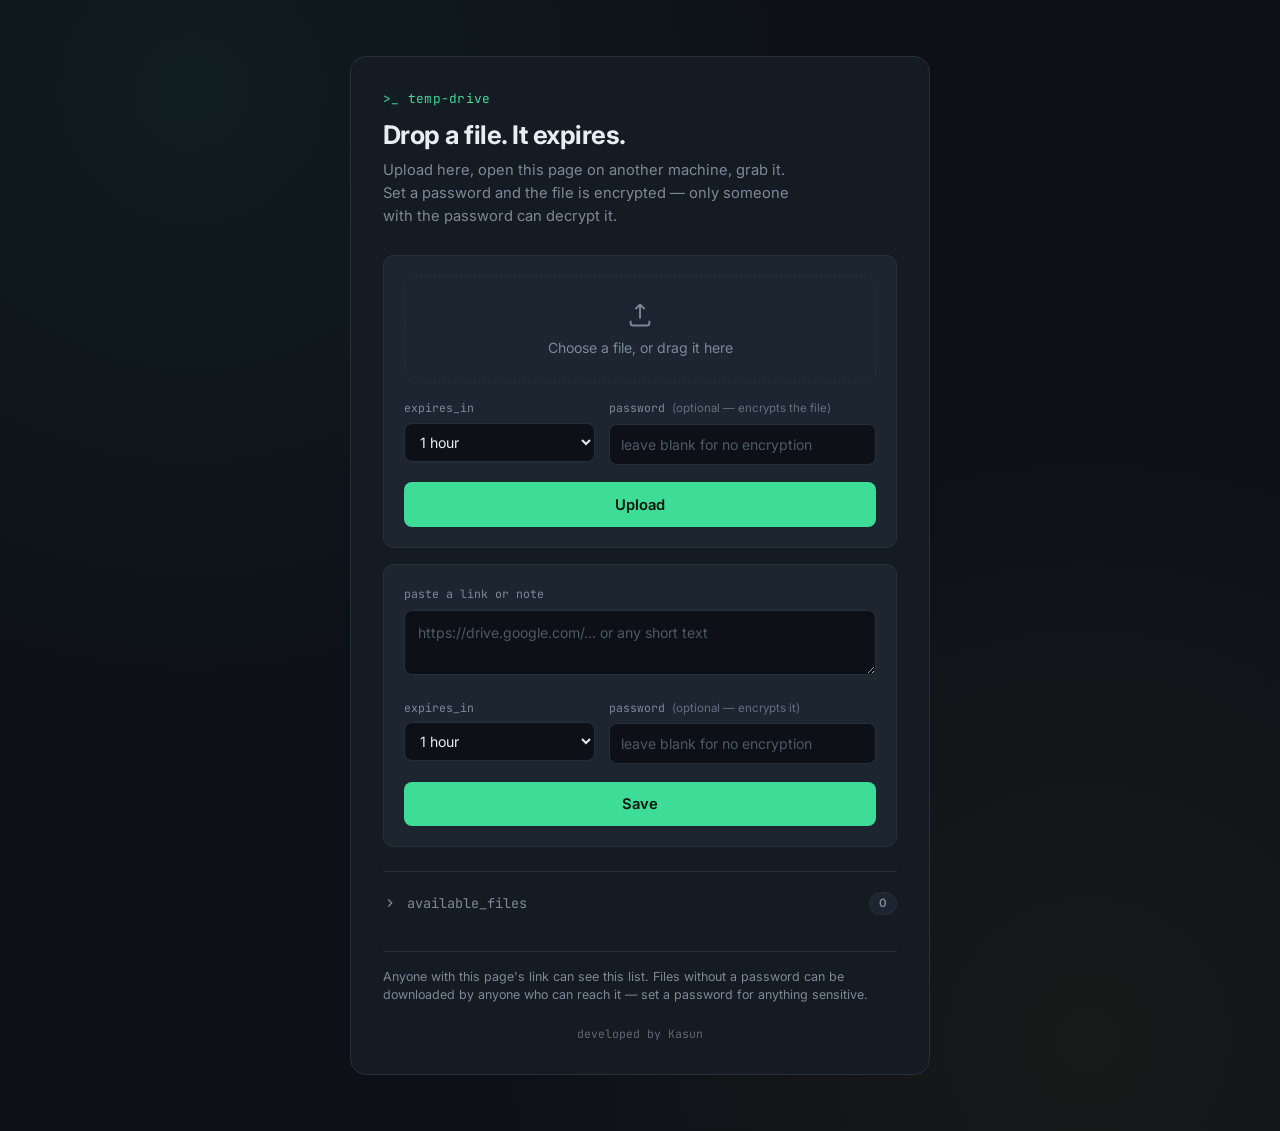
<file: htdocs/index.html>
<!DOCTYPE html>
<html lang="en">
<head>
<meta charset="UTF-8">
<meta name="viewport" content="width=device-width, initial-scale=1.0">
<title>temp-drive</title>
<link href="https://cdn.jsdelivr.net/npm/bootstrap@5.3.3/dist/css/bootstrap.min.css" rel="stylesheet">
<link rel="preconnect" href="https://fonts.googleapis.com">
<link href="https://fonts.googleapis.com/css2?family=JetBrains+Mono:wght@400;500;600&family=Inter:wght@400;500;600;700&display=swap" rel="stylesheet">
<link rel="stylesheet" href="style.css">
</head>
<body>
<div class="wrap">
  <div class="panel">

    <div class="eyebrow">&gt;_ temp-drive</div>
    <h1 class="headline">Drop a file. It expires.</h1>
    <p class="subline">Upload here, open this page on another machine, grab it. Set a password and the file is encrypted — only someone with the password can decrypt it.</p>

    <!-- UPLOAD -->
    <div class="upload-card">
      <div class="drop-zone" id="dropZone">
        <input type="file" id="fileInput">
        <div class="drop-inner">
          <svg class="drop-icon" width="28" height="28" viewBox="0 0 24 24" fill="none" stroke="currentColor" stroke-width="1.6"><path d="M12 3v12m0-12 4 4m-4-4-4 4M4 17v2a2 2 0 0 0 2 2h12a2 2 0 0 0 2-2v-2"/></svg>
          <span id="dropLabel">Choose a file, or drag it here</span>
        </div>
      </div>

      <div class="options-row">
        <div class="option">
          <label for="ttl">expires_in</label>
          <select id="ttl">
            <option value="600">10 minutes</option>
            <option value="3600" selected>1 hour</option>
            <option value="86400">24 hours</option>
            <option value="259200">3 days</option>
            <option value="604800">7 days</option>
          </select>
        </div>
        <div class="option">
          <label for="password">password <span class="optional">(optional — encrypts the file)</span></label>
          <input type="password" id="password" placeholder="leave blank for no encryption" autocomplete="new-password">
        </div>
      </div>

      <button id="uploadBtn" class="btn-primary">
        <span id="uploadBtnLabel">Upload</span>
        <svg id="uploadSpinner" class="spinner" width="16" height="16" viewBox="0 0 24 24" hidden><circle cx="12" cy="12" r="9" stroke="currentColor" stroke-width="3" fill="none" opacity="0.25"/><path d="M21 12a9 9 0 0 0-9-9" stroke="currentColor" stroke-width="3" fill="none" stroke-linecap="round"/></svg>
      </button>

      <div class="progress-track" id="progressWrap" hidden><div class="progress-fill" id="progressBar"></div></div>
      <div class="msg msg-error" id="uploadError" hidden></div>
      <div class="msg msg-ok" id="uploadOk" hidden></div>
    </div>

    <!-- PASTE TEXT / LINK -->
    <div class="upload-card paste-card">
      <label class="option-label-standalone" for="pasteContent">paste a link or note</label>
      <textarea id="pasteContent" rows="2" placeholder="https://drive.google.com/... or any short text" maxlength="5000"></textarea>

      <div class="options-row">
        <div class="option">
          <label for="pasteTtl">expires_in</label>
          <select id="pasteTtl">
            <option value="600">10 minutes</option>
            <option value="3600" selected>1 hour</option>
            <option value="86400">24 hours</option>
            <option value="259200">3 days</option>
            <option value="604800">7 days</option>
          </select>
        </div>
        <div class="option">
          <label for="pastePassword">password <span class="optional">(optional — encrypts it)</span></label>
          <input type="password" id="pastePassword" placeholder="leave blank for no encryption" autocomplete="new-password">
        </div>
      </div>

      <button id="pasteBtn" class="btn-primary">
        <span id="pasteBtnLabel">Save</span>
        <svg id="pasteSpinner" class="spinner" width="16" height="16" viewBox="0 0 24 24" hidden><circle cx="12" cy="12" r="9" stroke="currentColor" stroke-width="3" fill="none" opacity="0.25"/><path d="M21 12a9 9 0 0 0-9-9" stroke="currentColor" stroke-width="3" fill="none" stroke-linecap="round"/></svg>
      </button>

      <div class="msg msg-error" id="pasteError" hidden></div>
      <div class="msg msg-ok" id="pasteOk" hidden></div>
    </div>

    <!-- AVAILABLE FILES TOGGLE -->
    <button class="toggle-row" id="toggleFiles" aria-expanded="false">
      <svg class="chevron" width="14" height="14" viewBox="0 0 24 24" fill="none" stroke="currentColor" stroke-width="2.2"><path d="m9 6 6 6-6 6"/></svg>
      <span>available_files</span>
      <span class="count-badge" id="fileCount">0</span>
    </button>

    <div class="file-panel" id="filePanel">
      <div class="file-list" id="fileList"></div>
      <div class="empty-state" id="emptyState" hidden>nothing uploaded yet</div>
    </div>

    <p class="footnote">Anyone with this page's link can see this list. Files without a password can be downloaded by anyone who can reach it — set a password for anything sensitive.</p>
    <p class="credit">developed by Kasun</p>
  </div>
</div>

<!-- PASSWORD PROMPT MODAL -->
<div class="modal-backdrop" id="modalBackdrop" hidden>
  <div class="modal-box" id="modalBox">
    <div class="modal-lock">
      <svg width="20" height="20" viewBox="0 0 24 24" fill="none" stroke="currentColor" stroke-width="1.8"><rect x="5" y="11" width="14" height="9" rx="2"/><path d="M8 11V7a4 4 0 0 1 8 0v4"/></svg>
    </div>
    <p class="modal-title" id="modalTitle">This is password-protected</p>
    <p class="modal-file-name" id="modalFileName"></p>
    <input type="password" id="modalPasswordInput" placeholder="Enter password" autocomplete="off">
    <div class="msg msg-error" id="modalError" hidden></div>
    <div class="modal-actions">
      <button class="btn-ghost" id="modalCancel">Cancel</button>
      <button class="btn-primary" id="modalUnlock">Unlock</button>
    </div>
  </div>
</div>

<script src="app.js"></script>
</body>
</html>
</file>
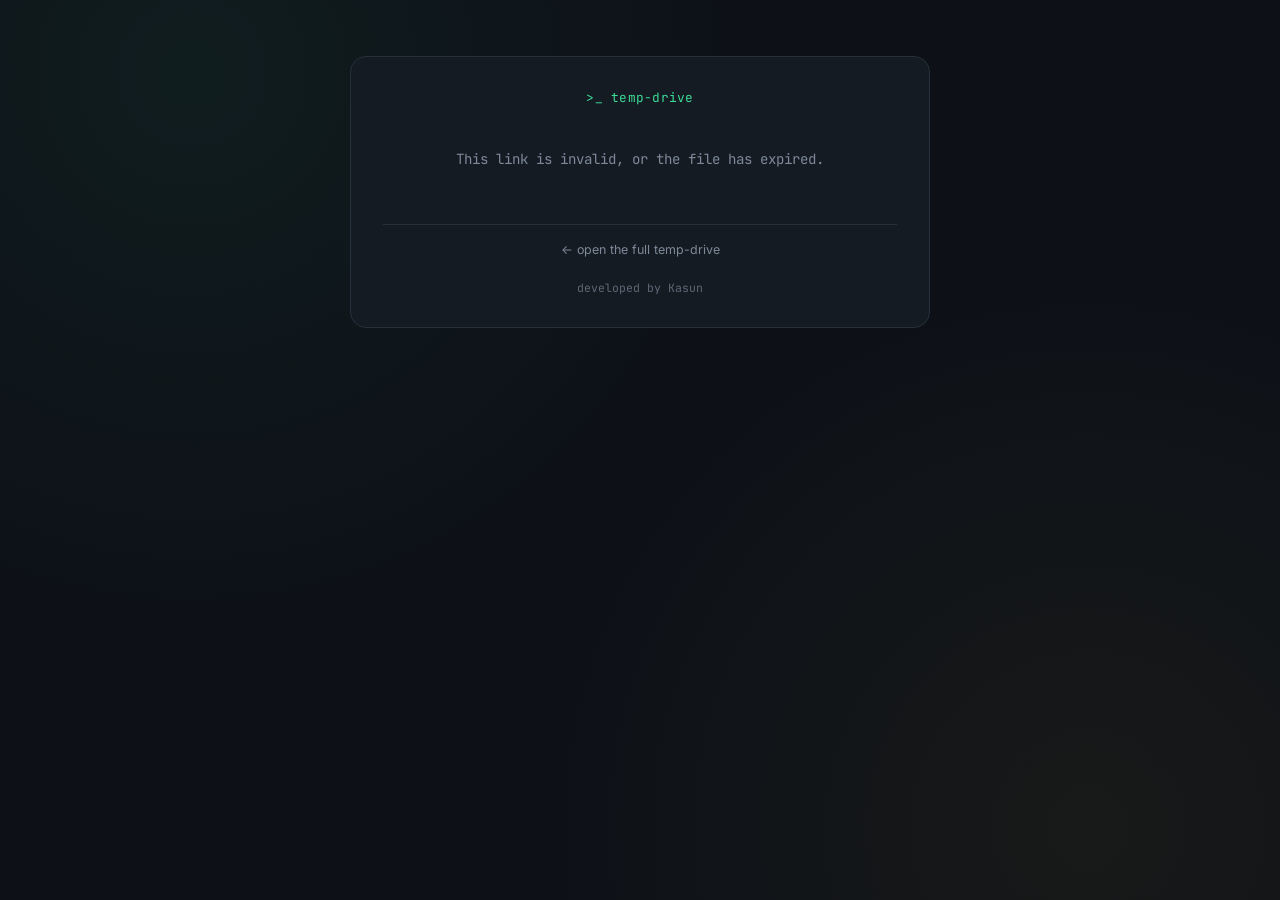
<file: htdocs/view.html>
<!DOCTYPE html>
<html lang="en">
<head>
<meta charset="UTF-8">
<meta name="viewport" content="width=device-width, initial-scale=1.0">
<title>temp-drive — shared file</title>
<link rel="preconnect" href="https://fonts.googleapis.com">
<link href="https://fonts.googleapis.com/css2?family=JetBrains+Mono:wght@400;500;600&family=Inter:wght@400;500;600;700&display=swap" rel="stylesheet">
<link rel="stylesheet" href="style.css">
</head>
<body>
<div class="wrap">
  <div class="panel view-panel">

    <div class="eyebrow">&gt;_ temp-drive</div>

    <div id="loadingState" class="view-loading">Looking this up…</div>

    <div id="notFoundState" class="view-loading" hidden>This link is invalid, or the file has expired.</div>

    <div id="fileState" hidden>
      <div class="view-file-icon" id="viewFileIcon"></div>
      <h1 class="view-file-name" id="viewFileName"></h1>
      <p class="view-file-meta" id="viewFileMeta"></p>

      <div id="unprotectedBlock" hidden>
        <a class="btn-primary view-download-link" id="directDownloadLink">Download</a>
      </div>

      <div id="unprotectedTextBlock" hidden>
        <div class="revealed-text-box">
          <span id="unprotectedTextContent"></span>
        </div>
        <button class="btn-primary view-download-link" id="copyUnprotectedBtn">Copy</button>
      </div>

      <div id="protectedBlock" hidden>
        <div id="passwordGate">
          <input type="password" id="viewPasswordInput" placeholder="Enter password">
          <button class="btn-primary" id="showBtn">Show</button>
          <div class="msg msg-error" id="viewError" hidden></div>
        </div>
        <div id="revealedLink" hidden>
          <p class="msg msg-ok">Password correct.</p>
          <a class="btn-primary view-download-link" id="revealedDownloadLink">Download <span id="revealedFileName"></span></a>
        </div>
        <div id="revealedText" hidden>
          <p class="msg msg-ok">Password correct.</p>
          <div class="revealed-text-box">
            <span id="revealedTextContent"></span>
          </div>
          <button class="btn-primary view-download-link" id="copyRevealedBtn">Copy</button>
        </div>
      </div>
    </div>

    <p class="footnote"><a href="index.html" class="plain-link">&larr; open the full temp-drive</a></p>
    <p class="credit">developed by Kasun</p>
  </div>
</div>

<script src="view.js"></script>
</body>
</html>
</file>
<file: htdocs/style.css>
:root {
  --ink: #0d1117;
  --panel: #151b23;
  --panel-2: #1c2530;
  --line: #262f3a;
  --signal: #3ddc97;
  --signal-dim: #2a9d6f;
  --alert: #e8b339;
  --text-high: #e6edf3;
  --text-low: #7d8998;
  --danger: #f0654f;
  --radius: 10px;
  --mono: 'JetBrains Mono', ui-monospace, monospace;
  --sans: 'Inter', -apple-system, sans-serif;
}

* { box-sizing: border-box; }

body {
  background: var(--ink);
  background-image:
    radial-gradient(circle at 15% 8%, rgba(61, 220, 151, 0.06), transparent 40%),
    radial-gradient(circle at 85% 92%, rgba(232, 179, 57, 0.05), transparent 40%);
  color: var(--text-high);
  font-family: var(--sans);
  margin: 0;
  min-height: 100vh;
}

.wrap {
  max-width: 620px;
  margin: 0 auto;
  padding: 3.5rem 1.25rem;
}

.panel {
  background: var(--panel);
  border: 1px solid var(--line);
  border-radius: 16px;
  padding: 2rem;
  animation: rise 0.5s cubic-bezier(0.16, 1, 0.3, 1);
}

@keyframes rise {
  from { opacity: 0; transform: translateY(10px); }
  to { opacity: 1; transform: translateY(0); }
}

.eyebrow {
  font-family: var(--mono);
  font-size: 0.8rem;
  color: var(--signal);
  letter-spacing: 0.02em;
  margin-bottom: 0.75rem;
}

.headline {
  font-family: var(--sans);
  font-weight: 700;
  font-size: 1.6rem;
  letter-spacing: -0.02em;
  margin: 0 0 0.5rem;
}

.subline {
  color: var(--text-low);
  font-size: 0.92rem;
  line-height: 1.55;
  margin: 0 0 1.75rem;
  max-width: 46ch;
}

/* ---- upload card ---- */

.upload-card {
  background: var(--panel-2);
  border: 1px solid var(--line);
  border-radius: var(--radius);
  padding: 1.25rem;
}

.drop-zone {
  position: relative;
  display: block;
  border: 1.5px dashed var(--line);
  border-radius: var(--radius);
  padding: 1.5rem 1rem;
  text-align: center;
  cursor: pointer;
  transition: border-color 0.2s ease, background 0.2s ease;
  margin-bottom: 1rem;
  overflow: hidden;
}
/* Real, tappable input laid over the whole zone — more reliable across mobile
   browsers (especially in-app webviews) than a display:none input triggered via JS. */
.drop-zone input[type="file"] {
  position: absolute;
  inset: 0;
  width: 100%;
  height: 100%;
  opacity: 0;
  cursor: pointer;
  margin: 0;
  z-index: 2;
}
.drop-zone:hover, .drop-zone.drag-over {
  border-color: var(--signal);
  background: rgba(61, 220, 151, 0.04);
}
.drop-inner {
  display: flex;
  flex-direction: column;
  align-items: center;
  gap: 0.5rem;
  color: var(--text-low);
  position: relative;
  z-index: 1;
  pointer-events: none;
}
.drop-zone.drag-over .drop-inner,
.drop-zone:hover .drop-inner {
  color: var(--signal);
}
.drop-icon { transition: transform 0.2s ease; }
.drop-zone:hover .drop-icon { transform: translateY(-2px); }
#dropLabel { font-size: 0.88rem; }

.options-row {
  display: grid;
  grid-template-columns: 1fr;
  gap: 0.9rem;
  margin-bottom: 1.1rem;
}
@media (min-width: 480px) {
  .options-row { grid-template-columns: 1fr 1.4fr; }
}

.option label {
  display: block;
  font-family: var(--mono);
  font-size: 0.72rem;
  color: var(--text-low);
  margin-bottom: 0.4rem;
  text-transform: lowercase;
}
.option .optional {
  font-family: var(--sans);
  text-transform: none;
  opacity: 0.75;
}

.option select, .option input {
  width: 100%;
  background: var(--ink);
  border: 1px solid var(--line);
  color: var(--text-high);
  border-radius: 8px;
  padding: 0.55rem 0.7rem;
  font-size: 0.88rem;
  font-family: var(--sans);
  transition: border-color 0.15s ease, box-shadow 0.15s ease;
}
.option select:focus, .option input:focus {
  outline: none;
  border-color: var(--signal);
  box-shadow: 0 0 0 3px rgba(61, 220, 151, 0.15);
}
.option input::placeholder { color: #4c5866; }

.paste-card { margin-top: 1rem; }
.option-label-standalone {
  display: block;
  font-family: var(--mono);
  font-size: 0.72rem;
  color: var(--text-low);
  margin-bottom: 0.5rem;
}
#pasteContent {
  width: 100%;
  background: var(--ink);
  border: 1px solid var(--line);
  color: var(--text-high);
  border-radius: 8px;
  padding: 0.65rem 0.8rem;
  font-size: 0.88rem;
  font-family: var(--sans);
  resize: vertical;
  margin-bottom: 1.1rem;
  transition: border-color 0.15s ease, box-shadow 0.15s ease;
}
#pasteContent:focus {
  outline: none;
  border-color: var(--signal);
  box-shadow: 0 0 0 3px rgba(61, 220, 151, 0.15);
}
#pasteContent::placeholder { color: #4c5866; }

.btn-primary {
  width: 100%;
  background: var(--signal);
  color: #08130e;
  border: none;
  border-radius: 8px;
  padding: 0.7rem 1rem;
  font-weight: 600;
  font-size: 0.92rem;
  cursor: pointer;
  display: flex;
  align-items: center;
  justify-content: center;
  gap: 0.5rem;
  transition: transform 0.12s ease, background 0.15s ease, box-shadow 0.15s ease;
}
.btn-primary:hover { background: #4de8a5; box-shadow: 0 4px 18px rgba(61, 220, 151, 0.25); }
.btn-primary:active { transform: scale(0.98); }
.btn-primary:disabled { opacity: 0.6; cursor: not-allowed; transform: none; box-shadow: none; }

.spinner { animation: spin 0.8s linear infinite; }
@keyframes spin { to { transform: rotate(360deg); } }

.progress-track {
  height: 5px;
  background: var(--line);
  border-radius: 3px;
  margin-top: 0.9rem;
  overflow: hidden;
}
.progress-fill {
  height: 100%;
  width: 0%;
  background: var(--signal);
  transition: width 0.15s ease;
}

.msg {
  font-size: 0.82rem;
  margin-top: 0.8rem;
  padding: 0.55rem 0.75rem;
  border-radius: 7px;
  animation: rise 0.25s ease;
}
.msg-error { background: rgba(240, 101, 79, 0.1); color: #f4948a; border: 1px solid rgba(240, 101, 79, 0.25); }
.msg-ok { background: rgba(61, 220, 151, 0.08); color: var(--signal); border: 1px solid rgba(61, 220, 151, 0.2); }

/* ---- available files toggle (signature element) ---- */

.toggle-row {
  width: 100%;
  display: flex;
  align-items: center;
  gap: 0.6rem;
  background: transparent;
  border: none;
  border-top: 1px solid var(--line);
  color: var(--text-low);
  font-family: var(--mono);
  font-size: 0.85rem;
  padding: 1.25rem 0 0.75rem;
  margin-top: 1.5rem;
  cursor: pointer;
  transition: color 0.15s ease;
}
.toggle-row:hover { color: var(--text-high); }
.toggle-row span:nth-of-type(1) { flex: 1; text-align: left; }

.chevron { transition: transform 0.25s cubic-bezier(0.16, 1, 0.3, 1); flex-shrink: 0; }
.toggle-row[aria-expanded="true"] .chevron { transform: rotate(90deg); color: var(--signal); }

.count-badge {
  font-family: var(--sans);
  font-size: 0.72rem;
  font-weight: 600;
  background: var(--panel-2);
  border: 1px solid var(--line);
  color: var(--text-low);
  border-radius: 999px;
  padding: 0.1rem 0.55rem;
}
.toggle-row[aria-expanded="true"] .count-badge { color: var(--signal); border-color: rgba(61, 220, 151, 0.3); }

.file-panel {
  max-height: 0;
  overflow: hidden;
  transition: max-height 0.35s cubic-bezier(0.16, 1, 0.3, 1);
}
.file-panel.open {
  max-height: 600px;
  overflow-y: auto;
}

.file-list { padding-top: 0.25rem; }

.file-row {
  display: flex;
  align-items: center;
  justify-content: space-between;
  gap: 0.75rem;
  padding: 0.7rem 0.15rem;
  border-bottom: 1px solid var(--line);
  opacity: 0;
  animation: fadeInUp 0.35s ease forwards;
}
.file-row:last-child { border-bottom: none; }

@keyframes fadeInUp {
  from { opacity: 0; transform: translateY(6px); }
  to { opacity: 1; transform: translateY(0); }
}

.file-info { display: flex; align-items: center; gap: 0.6rem; min-width: 0; }
.file-icon { flex-shrink: 0; color: var(--text-low); }
.file-icon.locked { color: var(--alert); animation: pulse 2.4s ease-in-out infinite; }
@keyframes pulse {
  0%, 100% { opacity: 1; }
  50% { opacity: 0.55; }
}
.file-text { min-width: 0; }
.file-name {
  font-size: 0.88rem;
  font-weight: 500;
  white-space: nowrap;
  overflow: hidden;
  text-overflow: ellipsis;
}
.file-meta {
  font-family: var(--mono);
  font-size: 0.72rem;
  color: var(--text-low);
}

.btn-download {
  flex-shrink: 0;
  background: var(--panel-2);
  border: 1px solid var(--line);
  color: var(--text-high);
  border-radius: 7px;
  padding: 0.4rem 0.75rem;
  font-size: 0.78rem;
  font-weight: 500;
  cursor: pointer;
  transition: border-color 0.15s ease, color 0.15s ease;
  text-decoration: none;
  display: inline-block;
}
.btn-download:hover { border-color: var(--signal); color: var(--signal); }
.btn-download.revealed {
  border-color: var(--signal);
  color: var(--signal);
  background: rgba(61, 220, 151, 0.08);
}

.empty-state {
  color: var(--text-low);
  font-family: var(--mono);
  font-size: 0.82rem;
  padding: 1rem 0.15rem;
  text-align: center;
}

.footnote {
  font-size: 0.78rem;
  color: var(--text-low);
  line-height: 1.5;
  margin: 1.5rem 0 0;
  border-top: 1px solid var(--line);
  padding-top: 1rem;
}

.credit {
  font-family: var(--mono);
  font-size: 0.72rem;
  color: var(--text-low);
  text-align: center;
  margin: 1.25rem 0 0;
  opacity: 0.7;
}

/* ---- password modal ---- */

.modal-backdrop {
  position: fixed;
  inset: 0;
  background: rgba(5, 7, 10, 0.65);
  backdrop-filter: blur(2px);
  display: flex;
  align-items: center;
  justify-content: center;
  padding: 1rem;
  z-index: 50;
  animation: fadeIn 0.15s ease;
}
@keyframes fadeIn { from { opacity: 0; } to { opacity: 1; } }

.modal-box {
  background: var(--panel);
  border: 1px solid var(--line);
  border-radius: 14px;
  padding: 1.75rem;
  width: 100%;
  max-width: 360px;
  text-align: center;
  animation: popIn 0.2s cubic-bezier(0.16, 1, 0.3, 1);
}
@keyframes popIn {
  from { opacity: 0; transform: scale(0.94) translateY(6px); }
  to { opacity: 1; transform: scale(1) translateY(0); }
}

.modal-lock {
  width: 42px; height: 42px;
  background: rgba(232, 179, 57, 0.12);
  color: var(--alert);
  border-radius: 50%;
  display: flex; align-items: center; justify-content: center;
  margin: 0 auto 0.9rem;
}
.modal-title { font-weight: 600; margin: 0 0 0.2rem; font-size: 0.95rem; }
.modal-file-name {
  font-family: var(--mono);
  font-size: 0.78rem;
  color: var(--text-low);
  margin: 0 0 1.1rem;
  word-break: break-all;
}
.modal-box input {
  width: 100%;
  background: var(--ink);
  border: 1px solid var(--line);
  color: var(--text-high);
  border-radius: 8px;
  padding: 0.6rem 0.8rem;
  font-size: 0.9rem;
  text-align: center;
  margin-bottom: 0.5rem;
}
.modal-box input:focus { outline: none; border-color: var(--alert); box-shadow: 0 0 0 3px rgba(232, 179, 57, 0.15); }

.modal-actions { display: flex; gap: 0.6rem; margin-top: 1rem; }
.btn-ghost {
  flex: 1;
  background: transparent;
  border: 1px solid var(--line);
  color: var(--text-low);
  border-radius: 8px;
  padding: 0.6rem;
  font-size: 0.85rem;
  cursor: pointer;
  transition: border-color 0.15s ease, color 0.15s ease;
}
.btn-ghost:hover { border-color: var(--text-low); color: var(--text-high); }
.modal-actions .btn-primary { flex: 1.4; }

@media (prefers-reduced-motion: reduce) {
  * { animation-duration: 0.01ms !important; animation-iteration-count: 1 !important; transition-duration: 0.01ms !important; }
}

/* ---- standalone shared-link page (view.html) ---- */

.view-panel { text-align: center; }

.view-loading {
  color: var(--text-low);
  font-family: var(--mono);
  font-size: 0.88rem;
  padding: 2rem 0;
}

.view-file-icon {
  width: 52px; height: 52px;
  margin: 0.5rem auto 1rem;
  border-radius: 50%;
  display: flex; align-items: center; justify-content: center;
  background: var(--panel-2);
  color: var(--text-low);
}
.view-file-icon.locked { background: rgba(232, 179, 57, 0.12); color: var(--alert); }

.view-file-name {
  font-size: 1.15rem;
  font-weight: 600;
  margin: 0 0 0.3rem;
  word-break: break-all;
}
.view-file-meta {
  font-family: var(--mono);
  font-size: 0.78rem;
  color: var(--text-low);
  margin: 0 0 1.5rem;
}

.view-download-link {
  display: inline-block;
  width: auto;
  padding: 0.65rem 1.5rem;
  text-decoration: none;
}

#passwordGate {
  display: flex;
  flex-direction: column;
  gap: 0.6rem;
  max-width: 280px;
  margin: 0 auto;
}
#passwordGate input {
  background: var(--ink);
  border: 1px solid var(--line);
  color: var(--text-high);
  border-radius: 8px;
  padding: 0.6rem 0.8rem;
  font-size: 0.9rem;
  text-align: center;
}
#passwordGate input:focus { outline: none; border-color: var(--alert); box-shadow: 0 0 0 3px rgba(232, 179, 57, 0.15); }

.plain-link { color: var(--text-low); text-decoration: none; }
.plain-link:hover { color: var(--signal); }

.revealed-text-box {
  background: var(--panel-2);
  border: 1px solid var(--line);
  border-radius: 8px;
  padding: 0.8rem 1rem;
  font-family: var(--mono);
  font-size: 0.82rem;
  color: var(--text-high);
  word-break: break-all;
  margin-bottom: 0.75rem;
  max-height: 120px;
  overflow-y: auto;
}

/* ---- copy-link action on file rows ---- */

.btn-icon {
  flex-shrink: 0;
  background: transparent;
  border: 1px solid var(--line);
  color: var(--text-low);
  border-radius: 7px;
  width: 32px; height: 32px;
  display: flex; align-items: center; justify-content: center;
  cursor: pointer;
  transition: border-color 0.15s ease, color 0.15s ease;
}
.btn-icon:hover { border-color: var(--signal); color: var(--signal); }
.btn-icon.copied { border-color: var(--signal); color: var(--signal); }

.file-actions { display: flex; align-items: center; gap: 0.4rem; flex-shrink: 0; }
</file>
